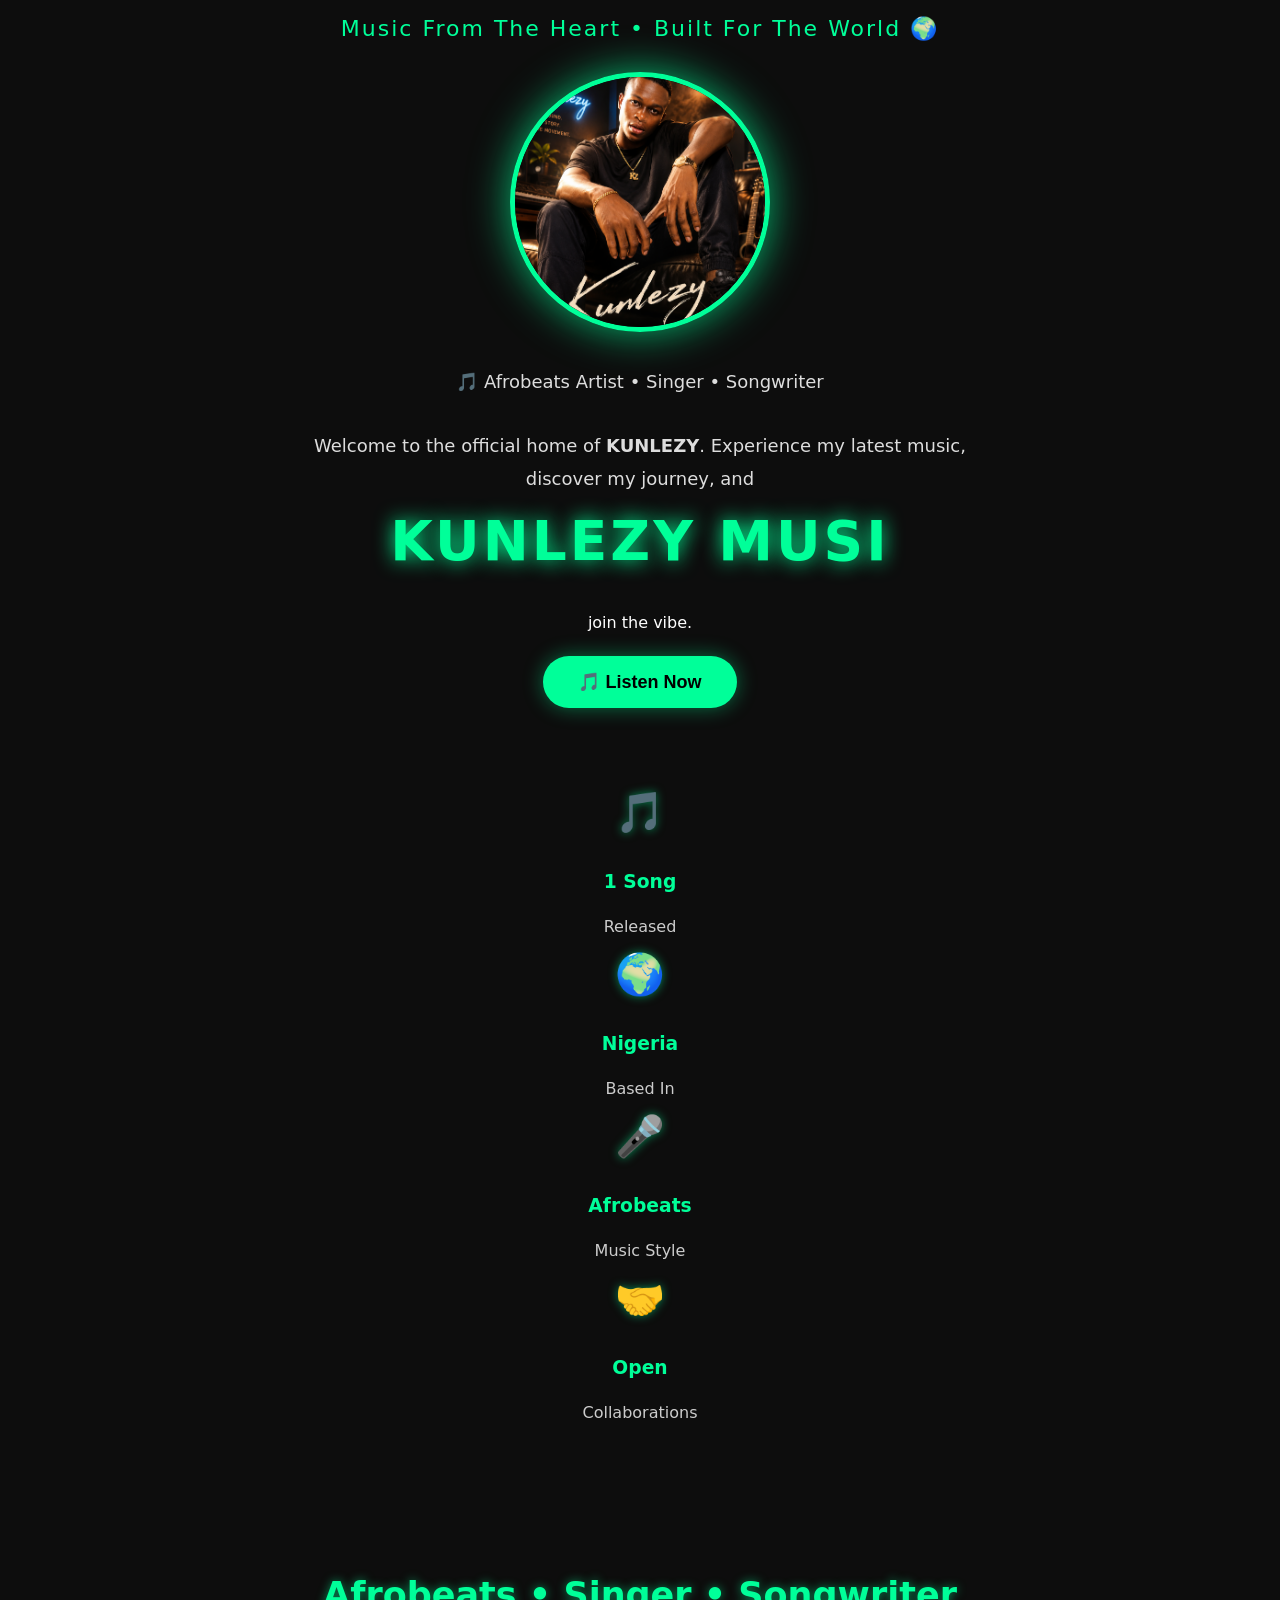
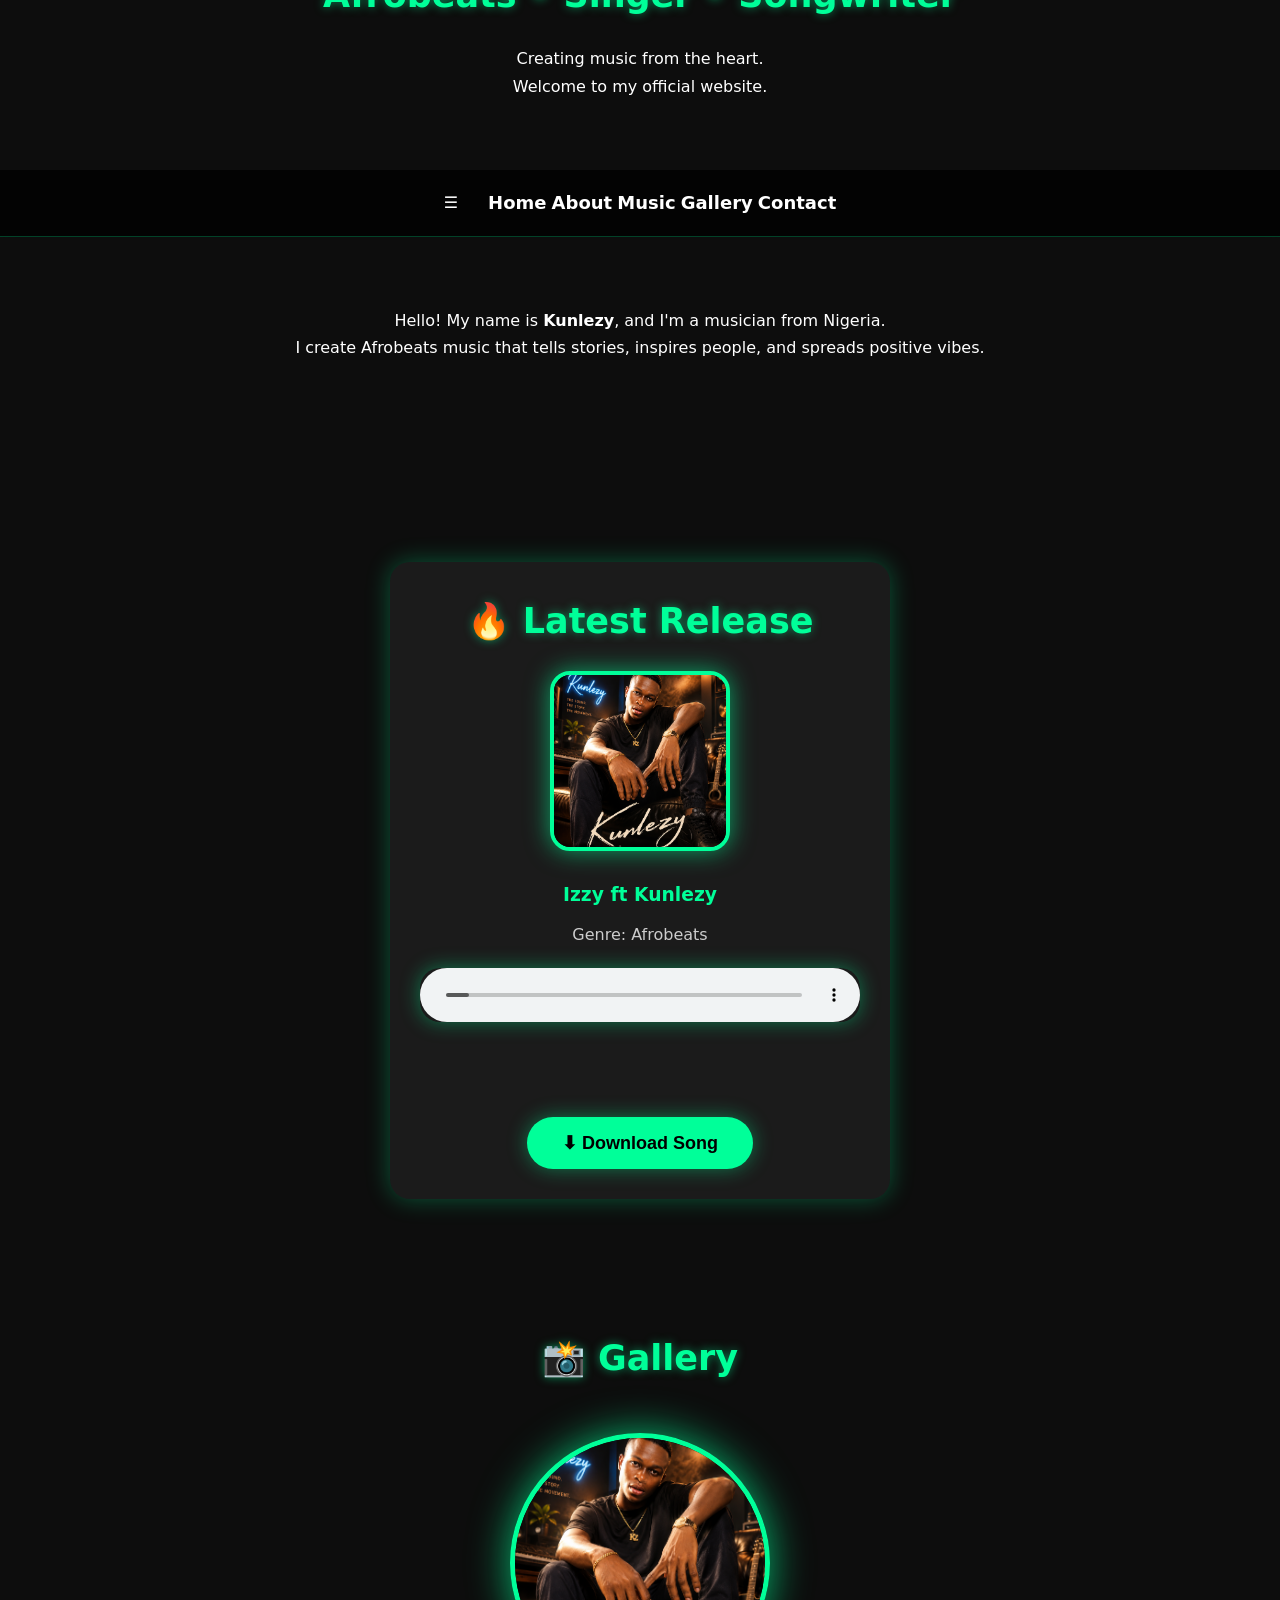
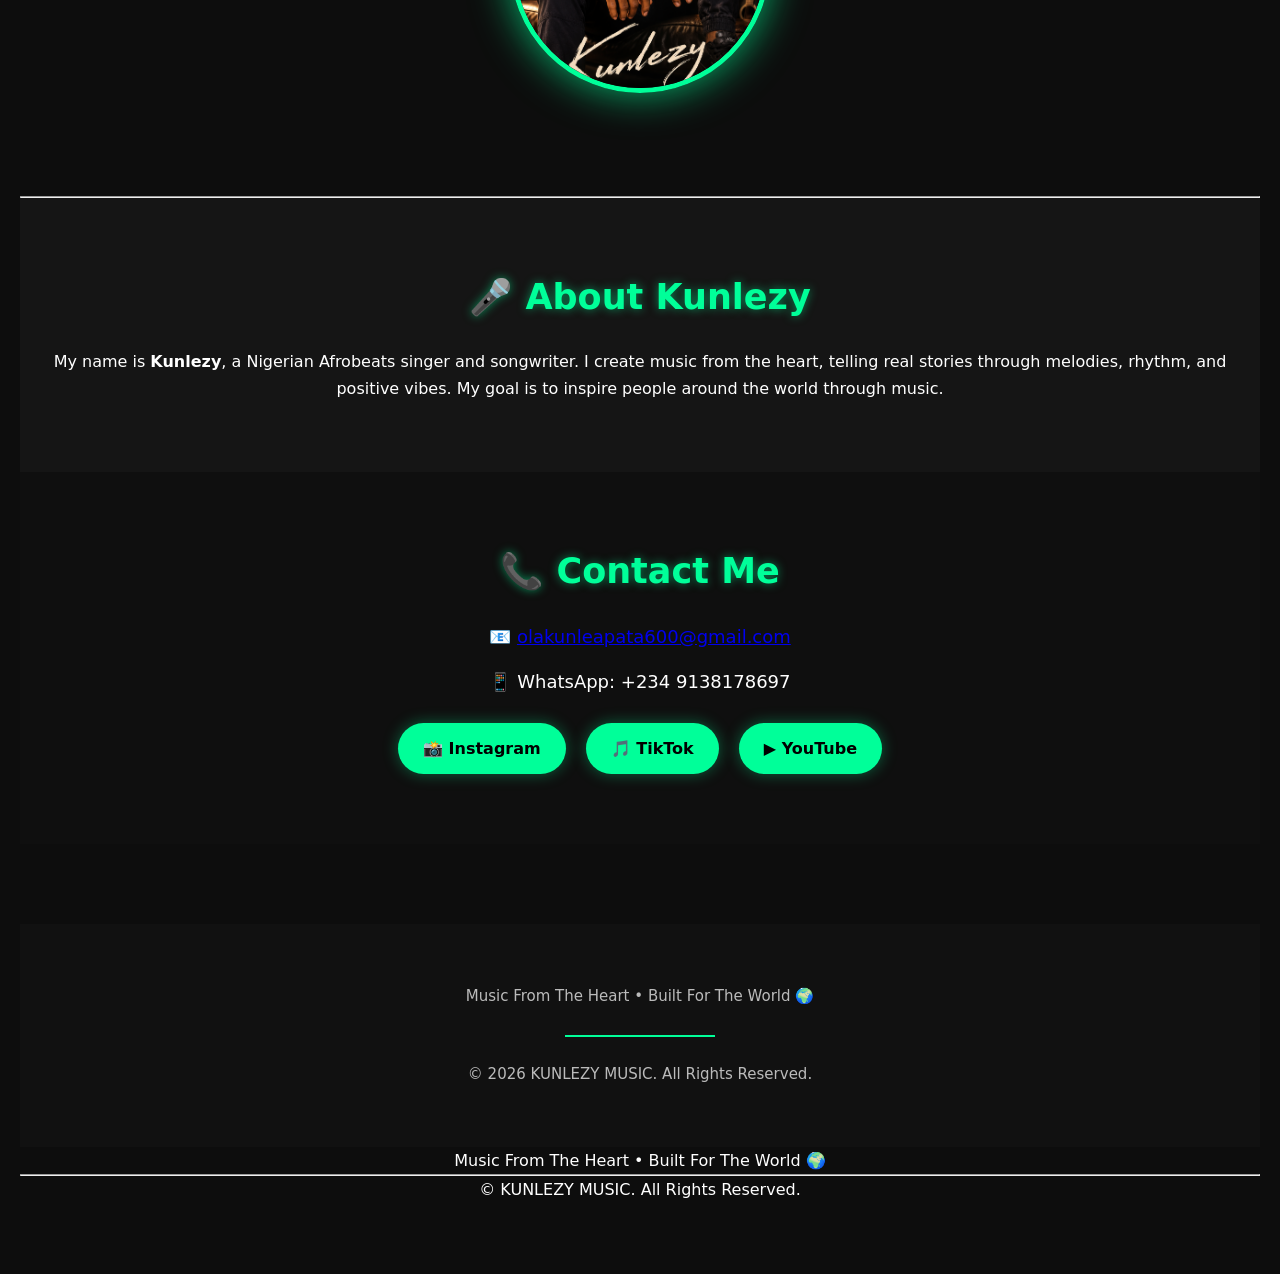
<file: index.html>
<!DOCTYPE html>
<html>
<head>
   
<h3 class="tagline">
    Music From The Heart • Built For The World 🌍
</h3>
<img src="kunlezy.png.png" alt="Kunlezy" class="hero-image">
<p class="hero-text">
🎵 Afrobeats Artist • Singer • Songwriter
<br><br>
Welcome to the official home of <strong>KUNLEZY</strong>.
Experience my latest music, discover my journey, and<head>
    <meta charset="UTF-8">
    <meta name="viewport" content="width=device-width, initial-scale=1.0">

    <link rel="stylesheet" href="style.css">

    <link rel="icon" type="image/png" href="kunlezy.png.png">

    <h1 id="typing"></h1>

    <meta name="description" content="Official website of Nigerian Afrobeats artist Kunlezy.">
</head> join the vibe.
</p>

<button id="listenBtn">🎵 Listen Now</button>

</header>
<section class="stats">

    <div class="stat-box">
        <h2>🎵</h2>
        <h3>1 Song</h3>
        <p>Released</p>
    </div>

    <div class="stat-box">
        <h2>🌍</h2>
        <h3>Nigeria</h3>
        <p>Based In</p>
    </div>

    <div class="stat-box">
        <h2>🎤</h2>
        <h3>Afrobeats</h3>
        <p>Music Style</p>
    </div>

    <div class="stat-box">
        <h2>🤝</h2>
        <h3>Open</h3>
        <p>Collaborations</p>
    </div>

</section>

<section class="intro">

    <h2>Afrobeats • Singer • Songwriter</h2>

    <p>
        Creating music from the heart.<br>
        Welcome to my official website.
    </p>

</section>

   <nav>
    <div class="menu-icon" onclick="toggleMenu()">
        ☰
    </div>

    <div id="menu">
        <a href="index.html">Home</a>
       <a href="about.html">About</a>
        <a href="music.html">Music</a>
        <a href="gallery.html">Gallery</a>
        <a href="contact.html">Contact</a>
    </div>
</nav> 

<section class="intro">

    <p>
        Hello! My name is <strong>Kunlezy</strong>, and I'm a musician from Nigeria.
    </p>

    <p>
        I create Afrobeats music that tells stories, inspires people, and spreads positive vibes.
    </p>

</section>

<section id="music">

    <div class="music-card">

        <h2>🔥 Latest Release</h2>

        <img src="kunlezy.png.png" class="album-cover" alt="Album Cover">

        <h3>Izzy ft Kunlezy</h3>

        <p>Genre: Afrobeats</p>

        <audio id="song" controls>
            <source src="song.mp3" type="audio/mpeg">
        </audio>

        <br><br>

        <a href="song.mp3" download>
            <button>⬇ Download Song</button>
        </a>

    </div>

<section id="gallery">

    <h2>📸 Gallery</h2>

    <img src="kunlezy.png.png"
         alt="Kunlezy"
         class="hero-image">

</section>
<hr>

<section id="about">
    <h2>🎤 About Kunlezy</h2>

    <p>
        My name is <strong>Kunlezy</strong>, a Nigerian Afrobeats singer and songwriter.
        I create music from the heart, telling real stories through melodies,
        rhythm, and positive vibes. My goal is to inspire people around the world
        through music.
    </p>
</section>
<section id="contact">

    <h2>📞 Contact Me</h2>

    <p>
    📧
    <a href="mailto:olakunleapata600@gmail.com">
        olakunleapata600@gmail.com
    </a>
</p>

    <p>📱 WhatsApp: +234 9138178697</p>

   <div class="social-links">

    <a href="https://instagram.com/kunlezy" target="_blank">📸 Instagram</a>

    <a href="https://tiktok.com/@kunlezy" target="_blank">🎵 TikTok</a>

    <a href="https://youtube.com/" target="_blank">▶ YouTube</a>

</div> 

</section>
<footer>

    <p>
        Music From The Heart • Built For The World 🌍
    </p>

    <hr>

    <p>
        © <span id="year"></span> KUNLEZY MUSIC.
        All Rights Reserved.
    </p>

</footer>
        Music From The Heart • Built For The World 🌍
    </p>

    <hr>

    <p>
        © <span id="year"></span> KUNLEZY MUSIC.
        All Rights Reserved.
    </p>

</footer>
<button id="topBtn" onclick="topFunction()">⬆</button>
<script src="script.js"></script>
</body>
</html>
</file>
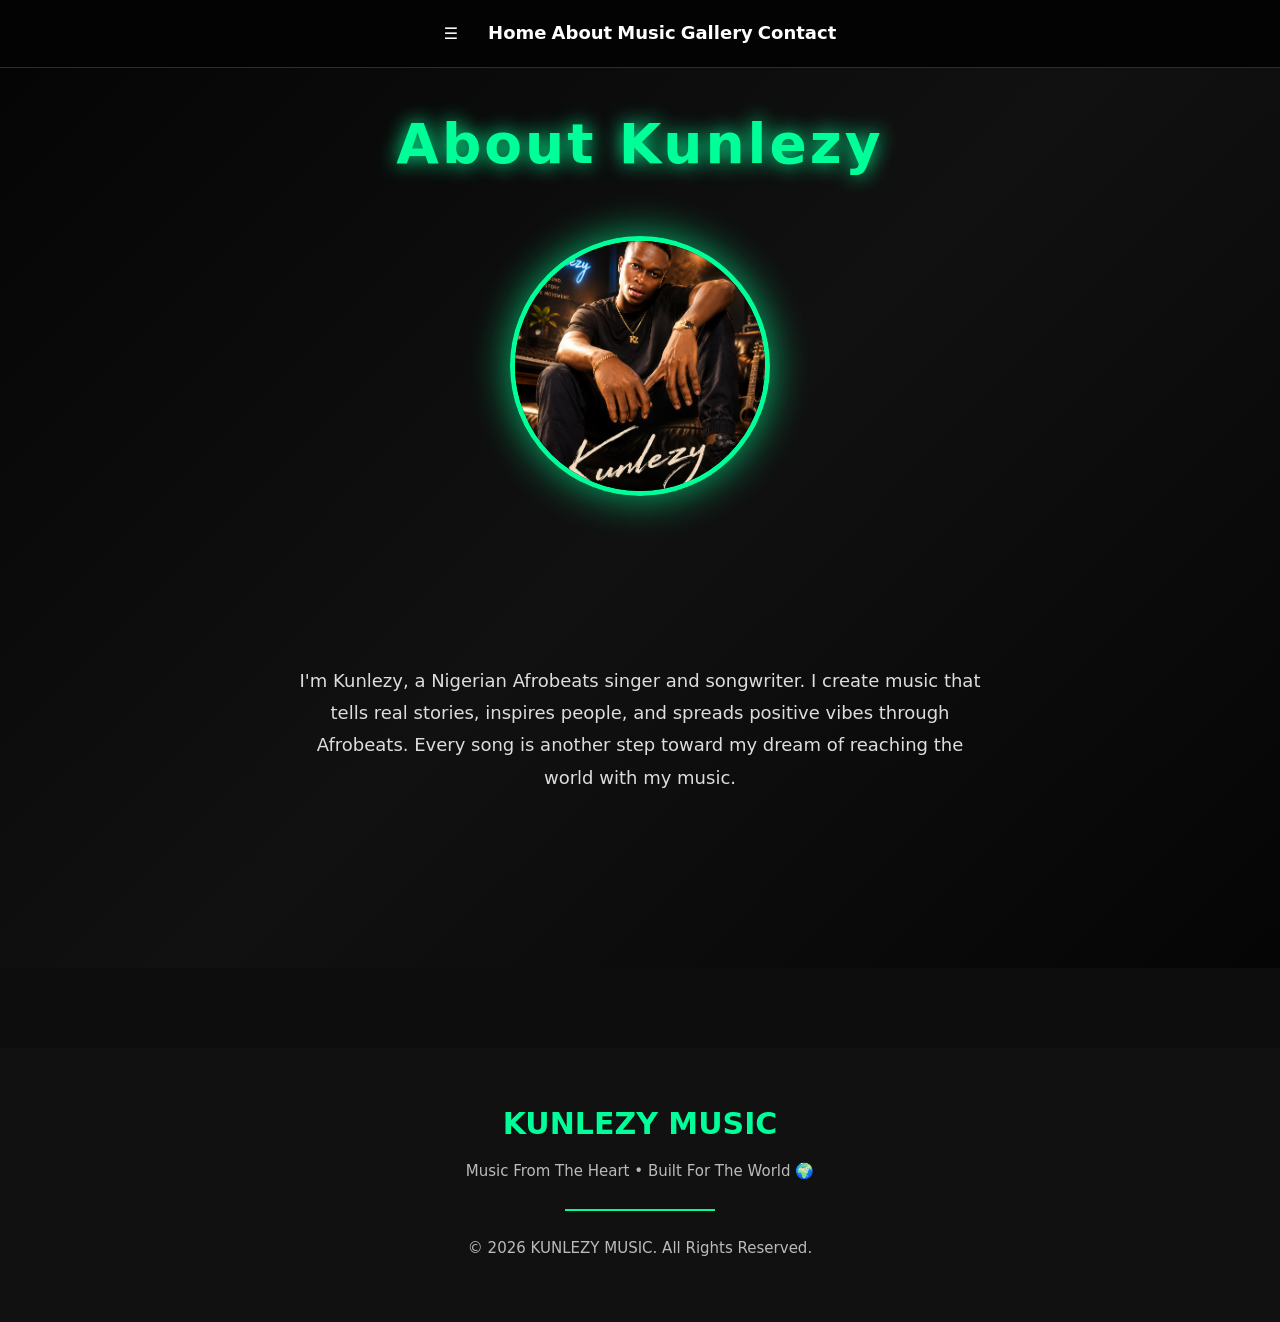
<file: about.html>
<!DOCTYPE html>
<html lang="en">

<head>
    <meta charset="UTF-8">
    <meta name="viewport" content="width=device-width, initial-scale=1.0">
    <title>About | KUNLEZY MUSIC</title>
    <link rel="stylesheet" href="style.css">
</head>

<body>

<nav>
    <div class="menu-icon" onclick="toggleMenu()">
        ☰
    </div>

    <div id="menu">
        <a href="index.html">Home</a>
        <a href="about.html">About</a>
        <a href="music.html">Music</a>
        <a href="gallery.html">Gallery</a>
        <a href="contact.html">Contact</a>
    </div>
</nav>

<section class="hero">

    <h1>About Kunlezy</h1>

    <img src="kunlezy.png.png" alt="Kunlezy" class="hero-image">

    <p class="hero-text">
        I'm Kunlezy, a Nigerian Afrobeats singer and songwriter.
        I create music that tells real stories, inspires people,
        and spreads positive vibes through Afrobeats.

        Every song is another step toward my dream of reaching the world with my music.
    </p>

</section>

<footer>

    <h3>KUNLEZY MUSIC</h3>

    <p>Music From The Heart • Built For The World 🌍</p>

    <hr>

    <p>© <span id="year"></span> KUNLEZY MUSIC. All Rights Reserved.</p>

</footer>

<script src="script.js"></script>

</body>

</html>
</file>
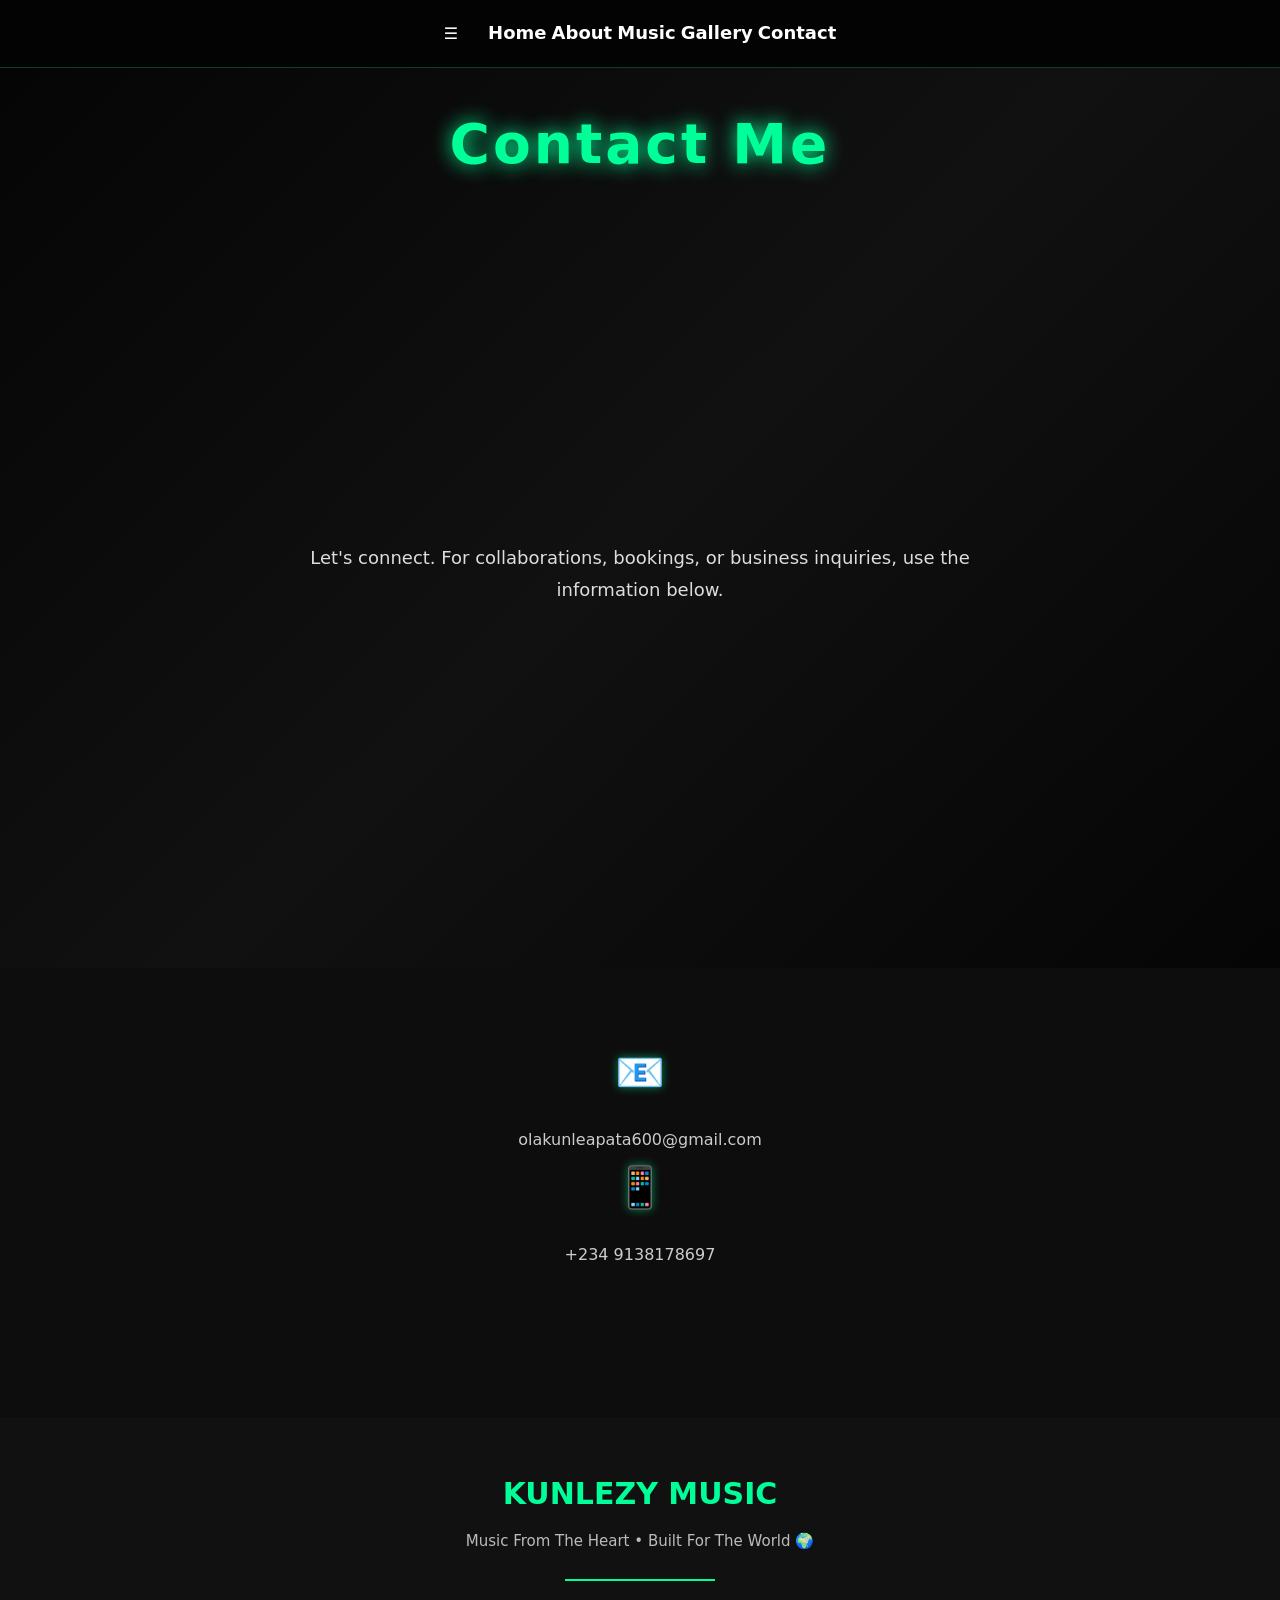
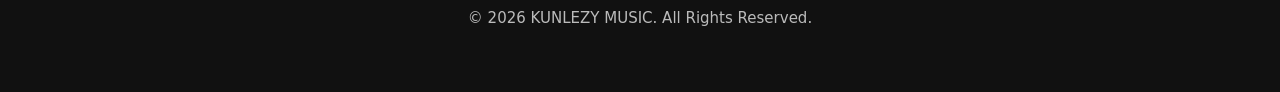
<file: contact.html>
<!DOCTYPE html>
<html lang="en">
<head>
<meta charset="UTF-8">
<meta name="viewport" content="width=device-width, initial-scale=1.0">

<title>Contact | KUNLEZY MUSIC</title>

<link rel="stylesheet" href="style.css">

</head>

<body>

<nav>

<div class="menu-icon" onclick="toggleMenu()">☰</div>

<div id="menu">

<a href="index.html">Home</a>
<a href="about.html">About</a>
<a href="music.html">Music</a>
<a href="gallery.html">Gallery</a>
<a href="contact.html">Contact</a>

</div>

</nav>

<header class="hero">

<h1>Contact Me</h1>

<p class="hero-text">

Let's connect.

For collaborations, bookings, or business inquiries, use the information below.

</p>

</header>

<section class="stats">

<div class="stat-box">

<h2>📧</h2>

<p>olakunleapata600@gmail.com</p>

</div>

<div class="stat-box">

<h2>📱</h2>

<p>+234 9138178697</p>

</div>

</section>

<footer>

<h3>KUNLEZY MUSIC</h3>

<p>Music From The Heart • Built For The World 🌍</p>

<hr>

<p>© <span id="year"></span> KUNLEZY MUSIC. All Rights Reserved.</p>

</footer>

<script src="script.js"></script>

</body>

</html>
</file>
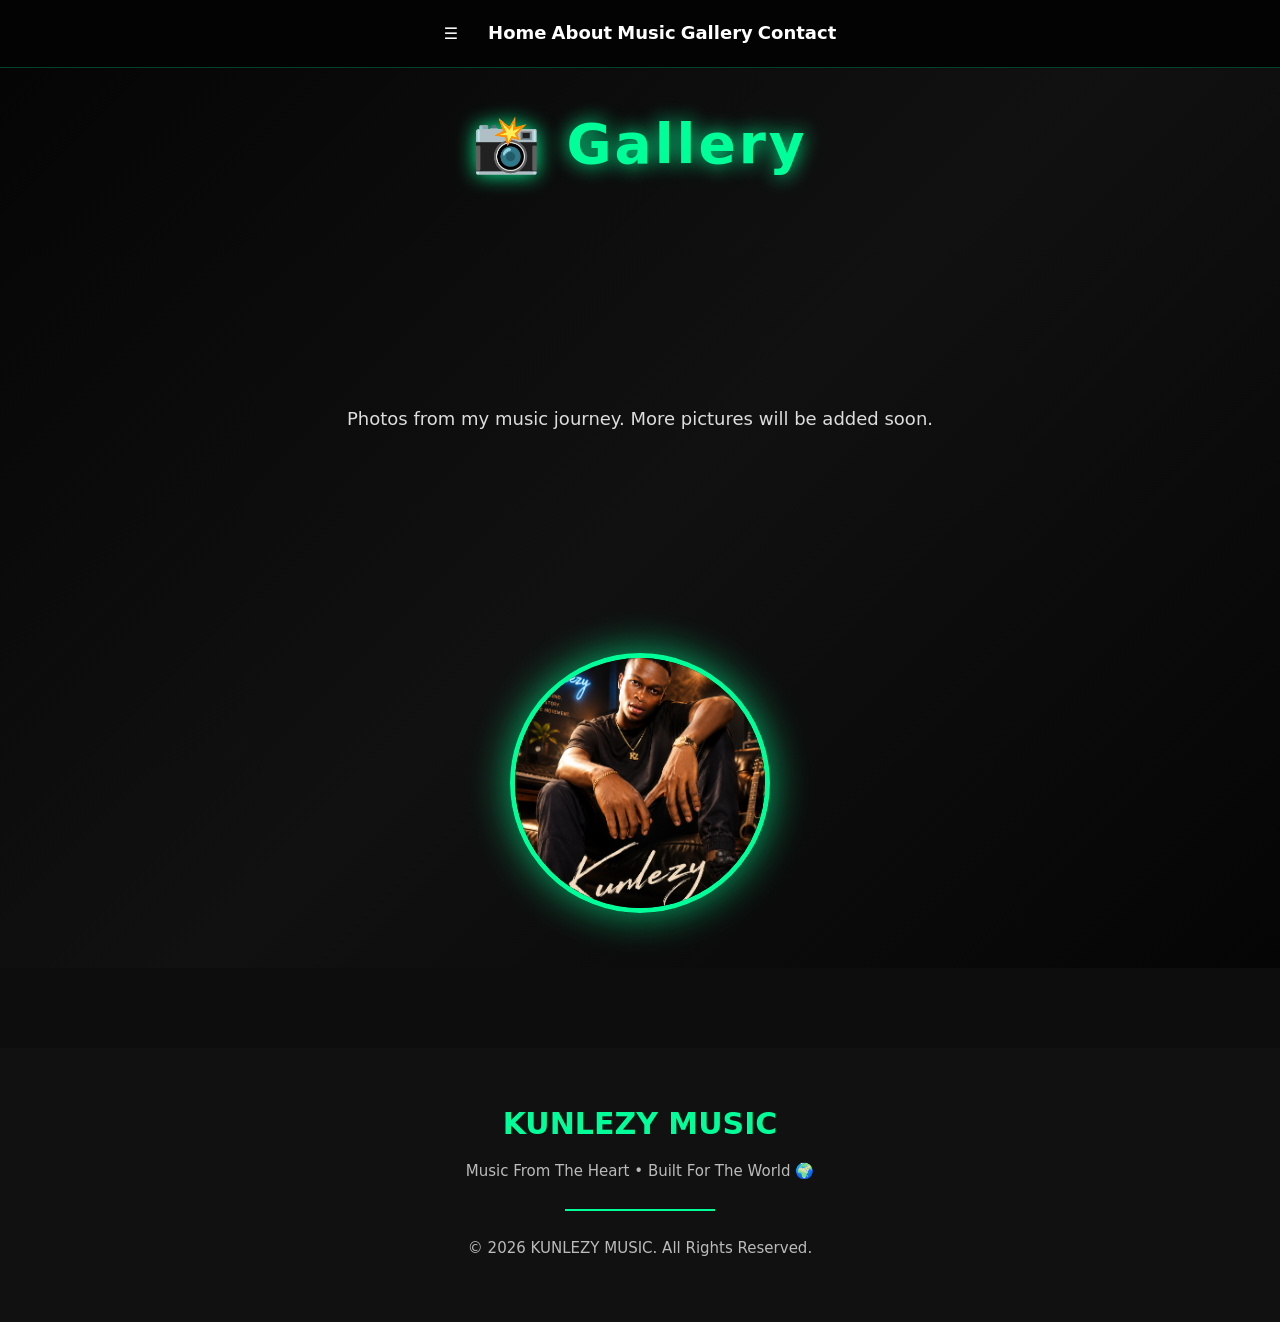
<file: gallery.html>
<!DOCTYPE html>
<html lang="en">
<head>
    <meta charset="UTF-8">
    <meta name="viewport" content="width=device-width, initial-scale=1.0">
    <title>Gallery | KUNLEZY MUSIC</title>
    <link rel="stylesheet" href="style.css">
</head>

<body>

<nav>
<div class="menu-icon" onclick="toggleMenu()">☰</div>

<div id="menu">
<a href="index.html">Home</a>
<a href="about.html">About</a>
<a href="music.html">Music</a>
<a href="gallery.html">Gallery</a>
<a href="contact.html">Contact</a>
</div>

</nav>

<header class="hero">

<h1>📸 Gallery</h1>

<p class="hero-text">
Photos from my music journey.
More pictures will be added soon.
</p>

<img src="kunlezy.png.png" class="hero-image" alt="Kunlezy">

</header>

<footer>

<h3>KUNLEZY MUSIC</h3>

<p>Music From The Heart • Built For The World 🌍</p>

<hr>

<p>© <span id="year"></span> KUNLEZY MUSIC. All Rights Reserved.</p>

</footer>

<script src="script.js"></script>

</body>
</html>
</file>
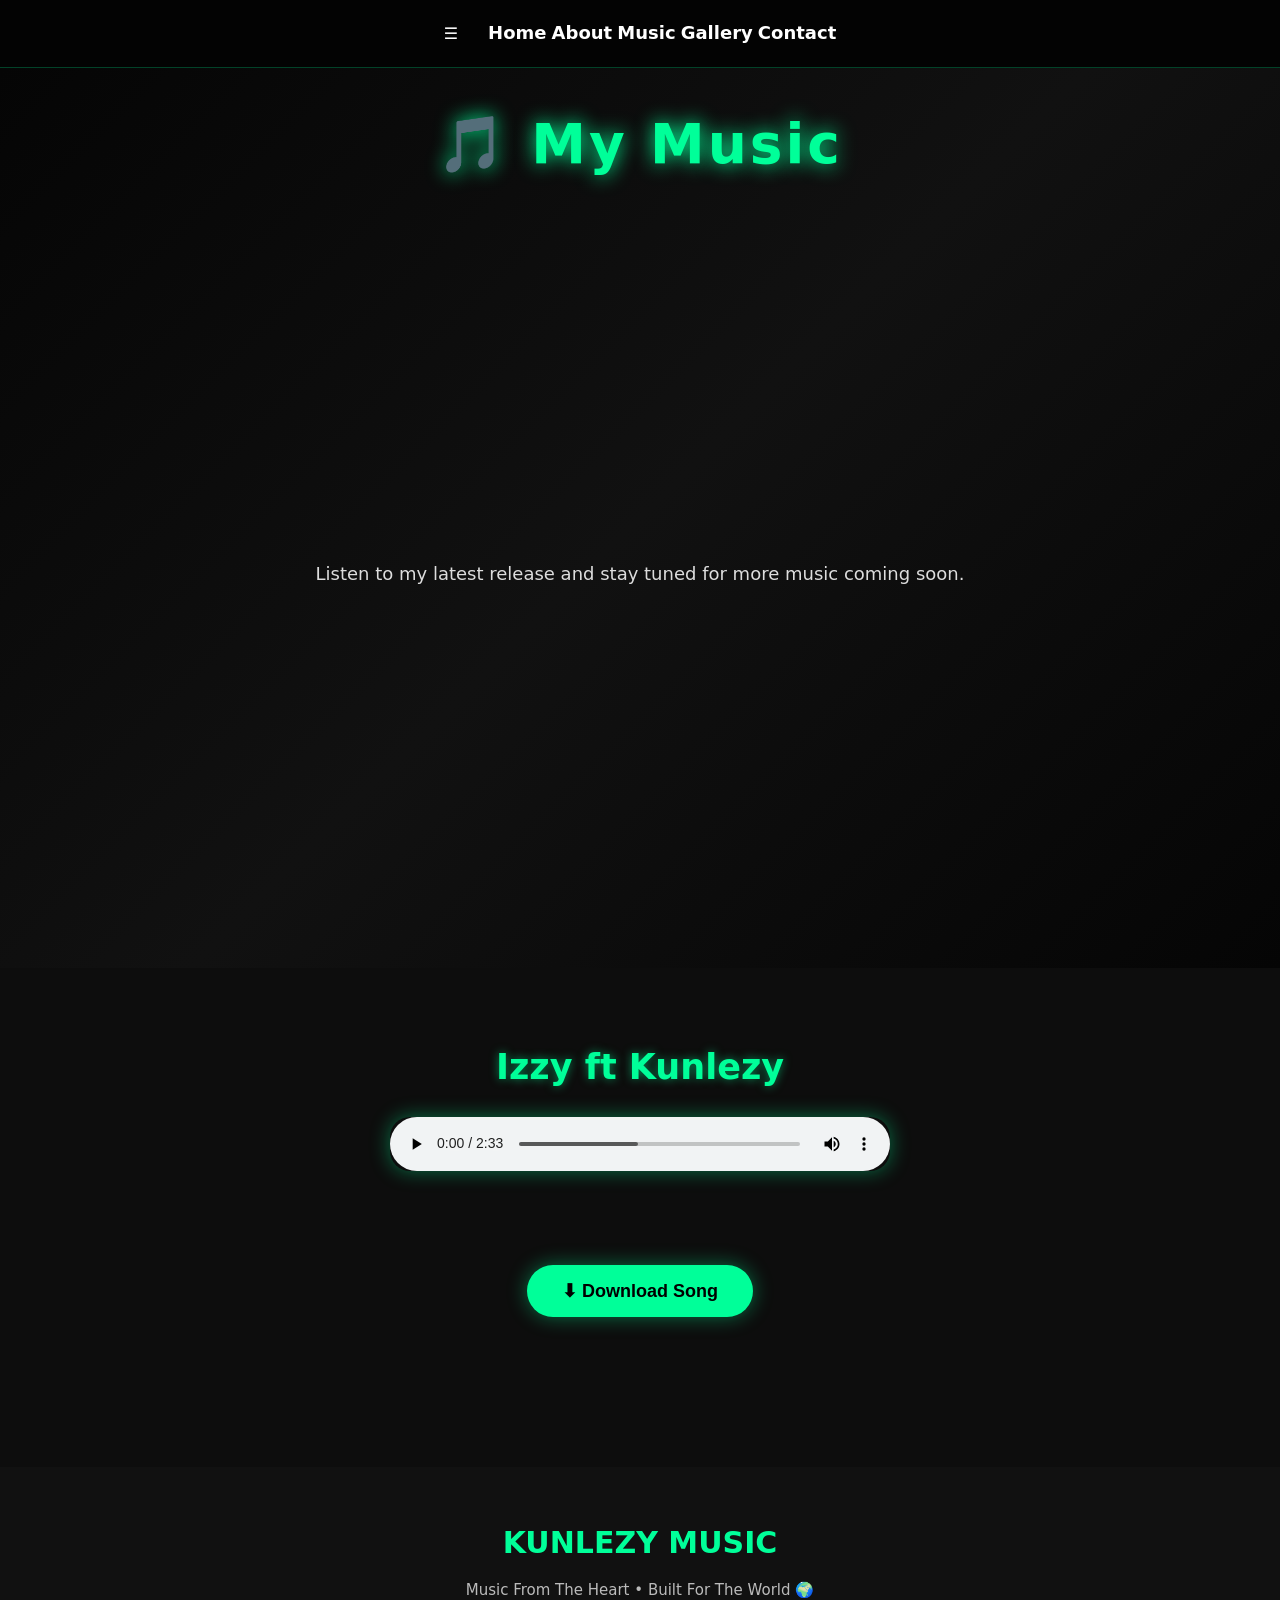
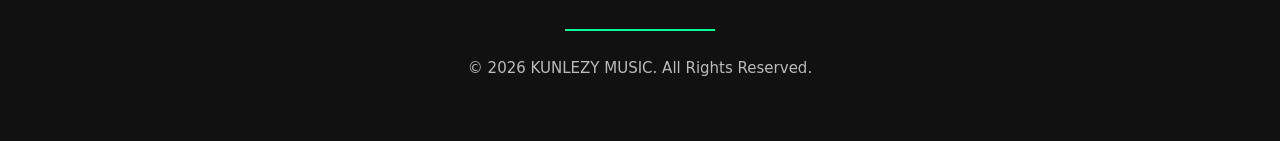
<file: music.html>
<!DOCTYPE html>
<html lang="en">
<head>
    <meta charset="UTF-8">
    <meta name="viewport" content="width=device-width, initial-scale=1.0">
    <title>Music | KUNLEZY MUSIC</title>
    <link rel="stylesheet" href="style.css">
</head>

<body>

<nav>
    <div class="menu-icon" onclick="toggleMenu()">☰</div>

    <div id="menu">
        <a href="index.html">Home</a>
        <a href="about.html">About</a>
        <a href="music.html">Music</a>
        <a href="gallery.html">Gallery</a>
        <a href="contact.html">Contact</a>
    </div>
</nav>

<header class="hero">

<h1>🎵 My Music</h1>

<p class="hero-text">
Listen to my latest release and stay tuned for more music coming soon.
</p>

</header>

<section class="music-player">

<h2>Izzy ft Kunlezy</h2>

<audio controls>
    <source src="song.mp3" type="audio/mpeg">
    Your browser does not support the audio element.
</audio>

<br><br>

<a href="song.mp3" download>
    <button>⬇ Download Song</button>
</a>

</section>

<footer>

<h3>KUNLEZY MUSIC</h3>

<p>Music From The Heart • Built For The World 🌍</p>

<hr>

<p>© <span id="year"></span> KUNLEZY MUSIC. All Rights Reserved.</p>

</footer>

<script src="script.js"></script>

</body>
</html>
</file>
<file: style.css>
/* ===========================
   Reset
=========================== */

*{
    margin:0;
    padding:0;
    box-sizing:border-box;
}

/* ===========================
   Body
=========================== */

body{
    font-family:system-ui,-apple-system,BlinkMacSystemFont,"Segoe UI",Roboto,Arial,sans-serif;
    background:#0d0d0d;
    color:#ffffff;
    line-height:1.7;
    text-align:center;
    overflow-x:hidden;
}

/* ===========================
   Hero Section
=========================== */

.hero{
    background:linear-gradient(to bottom,#111,#000);
    padding:60px 20px;
}

/* ===========================
   Main Heading
=========================== */

h1{
    font-size:55px;
    color:#00ff99;
    text-shadow:0 0 20px #00ff99;
    letter-spacing:3px;
    margin-bottom:20px;
}
.hero-image:hover{
    transform:scale(1.08) rotate(2deg);
    box-shadow:0 0 45px #00ff99;
}

.hero-image:hover{
    transform:scale(1.08) rotate(2deg);
    box-shadow:0 0 45px #00ff99;
}
/* ===========================
   Hero Text
=========================== */

.hero-text{
    max-width:700px;
    margin:auto;
    font-size:18px;
    line-height:1.8;
    color:#dddddd;
}
button{
    background:#00ff99;
    color:#000;
    border:none;
    padding:15px 35px;
    border-radius:30px;
    font-size:18px;
    font-weight:600;
    cursor:pointer;
    margin-top:20px;
    transition:all .3s ease;
    box-shadow:0 0 20px rgba(0,255,153,.4);
    user-select:none;
}

button:hover{
    background:#ffffff;
    color:#000;
    transform:translateY(-5px) scale(1.05);
    box-shadow:0 0 40px #00ff99;
}
nav{
    position:sticky;
    top:0;
    width:100%;
    background:rgba(0,0,0,.75);
    -webkit-backdrop-filter:blur(12px);
    backdrop-filter:blur(12px);
    display:flex;
    justify-content:center;
    align-items:center;
    gap:30px;
    padding:18px;
    z-index:1000;
    border-bottom:1px solid rgba(0,255,153,.25);
}
nav a{
    color:#ffffff;
    text-decoration:none;
    font-size:18px;
    font-weight:600;
    position:relative;
    transition:color .3s ease, transform .3s ease;
}

nav a:hover{
    color:#00ff99;
}

nav a::after{
    content:"";
    position:absolute;
    left:0;
    bottom:-8px;
    width:0;
    height:2px;
    background:#00ff99;
    transition:width .3s ease;
}

nav a:hover::after{
    width:100%;
}

/* ===========================
   Sections
=========================== */

section{
    padding:70px 20px;
}

h2{
    font-size:35px;
    color:#00ff99;
    margin-bottom:20px;
    text-shadow:0 0 10px rgba(0,255,153,.5);
}

/* ===========================
   Audio Player
=========================== */

audio{
    width:80%;
    max-width:500px;
    border-radius:20px;
    box-shadow:0 0 20px rgba(0,255,153,.4);
    margin:20px auto;
    display:block;
}
/* ===========================
   Mobile Responsive
=========================== */

@media (max-width:768px){

    .hero h1{
        font-size:35px;
    }

    .hero-image{
        width:200px;
        height:200px;
    }

    nav{
        flex-direction:column;
        gap:15px;
    }

    nav a{
        display:block;
        margin:5px 0;
    }

    button{
        width:90%;
    }

}

/* ===========================
   Smooth Scroll
=========================== */

html{
    scroll-behavior:smooth;
}

/* ===========================
   Fade Animation
=========================== */

.hero,
section,
footer{
    animation:fadeIn 1.2s ease;
}

/* ===========================
   Fade In Animation
=========================== */

@keyframes fadeIn{

    from{
        opacity:0;
        transform:translateY(30px);
    }

    to{
        opacity:1;
        transform:translateY(0);
    }

}
/* ===========================
   Floating Hero Image
=========================== */

.hero-image{
    width:260px;
    height:260px;
    object-fit:cover;
    border-radius:50%;
    border:5px solid #00ff99;
    box-shadow:0 0 40px rgba(0,255,153,.7);
    margin:25px 0;
    transition:transform .5s ease, box-shadow .5s ease;
    animation:floatImage 4s ease-in-out infinite;
}
.hero-image:hover{

    transform:scale(1.08);

}

@keyframes floatImage{

0%{

transform:translateY(0);

}

50%{

transform:translateY(-18px);

}

100%{

transform:translateY(0);

}

}

#gallery img:hover{
    transform:scale(1.05);
    box-shadow:0 0 30px #00ff99;
}

/* About Section */
#about{
    background:#151515;
}

/* Contact Section */
#contact{
    background:#0f0f0f;
}

#contact p{
    margin:15px;
    font-size:18px;
}

/* ===========================
   Footer
=========================== */

footer{
    color:#aaaaaa;
    font-size:15px;
}

/* ===========================
   Now Playing Card
=========================== */

.now-playing{
    background:#1a1a1a;
    border:2px solid #00ff99;
    border-radius:20px;
    max-width:500px;
    margin:30px auto;
    padding:25px;
    box-shadow:0 0 25px rgba(0,255,153,.4);
    transition:transform .3s ease, box-shadow .3s ease;
}

.now-playing:hover{
    transform:translateY(-6px);
    box-shadow:0 0 35px rgba(0,255,153,.6);
}

.now-playing h3{
    color:#00ff99;
    margin-bottom:10px;
    letter-spacing:2px;
    font-size:18px;
}

.now-playing h2{
    color:#ffffff;
    margin-bottom:10px;
    font-size:28px;
}

/* ===========================
   Now Playing Text
=========================== */

.now-playing p{
    color:#cccccc;
    line-height:1.7;
}

/* ===========================
   Social Media
=========================== */

.social-links{
    display:flex;
    justify-content:center;
    align-items:center;
    flex-wrap:wrap;
    gap:20px;
    margin-top:25px;
}

.social-links a{
    text-decoration:none;
    background:#00ff99;
    color:#000000;
    padding:12px 25px;
    border-radius:30px;
    font-weight:600;
    transition:all .3s ease;
    box-shadow:0 0 15px rgba(0,255,153,.35);
}

.social-links a:hover{
    background:#ffffff;
    color:#000000;
    transform:translateY(-5px);
    box-shadow:0 0 30px rgba(0,255,153,.8);
}

/* ===========================
   Social Media Hover
=========================== */

.social-links a:hover{
    background:#ffffff;
    color:#000000;
    transform:translateY(-5px);
    box-shadow:0 0 30px rgba(0,255,153,.8);
}

/* ===========================
   Album Cover
=========================== */

.album-cover{
    width:180px;
    height:180px;
    object-fit:cover;
    border-radius:20px;
    border:4px solid #00ff99;
    margin-bottom:20px;
    box-shadow:0 0 25px rgba(0,255,153,.6);
    transition:transform .3s ease, box-shadow .3s ease;
}

.album-cover:hover{
    transform:scale(1.05);
    box-shadow:0 0 40px rgba(0,255,153,.9);
}

/* ===========================
   Play Counter
=========================== */

.plays{
    color:#00ff99;
    font-weight:700;
    margin-top:15px;
}

/* ===========================
   Hero Text
=========================== */

.tagline{
    color:#00ff99;
    font-size:22px;
    margin-top:10px;
    letter-spacing:2px;
    font-weight:300;
}

/* ===========================
   Premium Hero Section
=========================== */

.hero{
    min-height:100vh;
    display:flex;
    flex-direction:column;
    justify-content:center;
    align-items:center;
    text-align:center;
    padding:30px;
    background:linear-gradient(
        135deg,
        #050505,
        #111111,
        #050505
    );
    animation:fadeIn 1.5s ease;
    position:relative;
    overflow:hidden;
}
/* ===========================
   Artist Stats Card
=========================== */

.stat-box:hover{
    transform:translateY(-10px);
    box-shadow:0 0 30px #00ff99;
}

.stat-box h2{
    font-size:40px;
}

.stat-box h3{
    margin:15px 0;
    color:#00ff99;
}

.stat-box p{
    color:#cccccc;
}

/* ===========================
   Back To Top Button
=========================== */

#topBtn{
    display:none;
    position:fixed;
    bottom:30px;
    right:30px;
    width:55px;
    height:55px;
    border:none;
    border-radius:50%;
    background:#00ff99;
    color:#000;
    font-size:22px;
    font-weight:bold;
    cursor:pointer;
    z-index:999;
    box-shadow:0 0 20px rgba(0,255,153,.7);
    transition:.3s;
}

#topBtn:hover{
    transform:scale(1.1);
    background:#ffffff;
}

/* ===========================
   Premium Footer
=========================== */

footer{
    background:#111111;
    padding:50px 20px;
    text-align:center;
    margin-top:80px;
}

footer h3{
    color:#00ff99;
    font-size:30px;
    margin-bottom:10px;
}

footer p{
    color:#bbbbbb;
    margin:10px 0;
}

footer hr{
    width:150px;
    margin:25px auto;
    border:1px solid #00ff99;
}

/* ===========================
   Mobile Responsive
=========================== */

@media (max-width:768px){

.hero h1{
    font-size:40px;
}

.hero-image{
    width:220px;
    height:220px;
}

.tagline{
    font-size:18px;
}

.hero-text{
    font-size:16px;
}

.stats{
    flex-direction:column;
    align-items:center;
}

.stat-box{
    width:90%;
}

.music-card{
    width:95%;
}

audio{
    width:100%;
}

button{
    width:100%;
}

}

/* ===========================
   Selection
=========================== */

::selection{
    background:#00ff99;
    color:#000;
}

/* ===========================
   Scrollbar
=========================== */

::-webkit-scrollbar{
    width:10px;
}

::-webkit-scrollbar-track{
    background:#111;
}

::-webkit-scrollbar-thumb{
    background:#00ff99;
    border-radius:20px;
}

::-webkit-scrollbar-thumb:hover{
    background:#ffffff;
}

/* ===========================
   Music Card
=========================== */

.music-card{
    max-width:500px;
    margin:60px auto;
    padding:30px;
    background:#1b1b1b;
    border-radius:20px;
    text-align:center;
    box-shadow:0 0 25px rgba(0,255,153,.3);
}

.music-card h3{
    color:#00ff99;
    margin-bottom:10px;
}

.music-card p{
    color:#cccccc;
    margin-bottom:20px;
}

.music-card audio{
    width:100%;
}

/* ===========================
   Animated Background
=========================== */

@keyframes bgMove{

0%{
    background-position:0% 50%;
}

50%{
    background-position:100% 50%;
}

100%{
    background-position:0% 50%;
}

}
</file>
